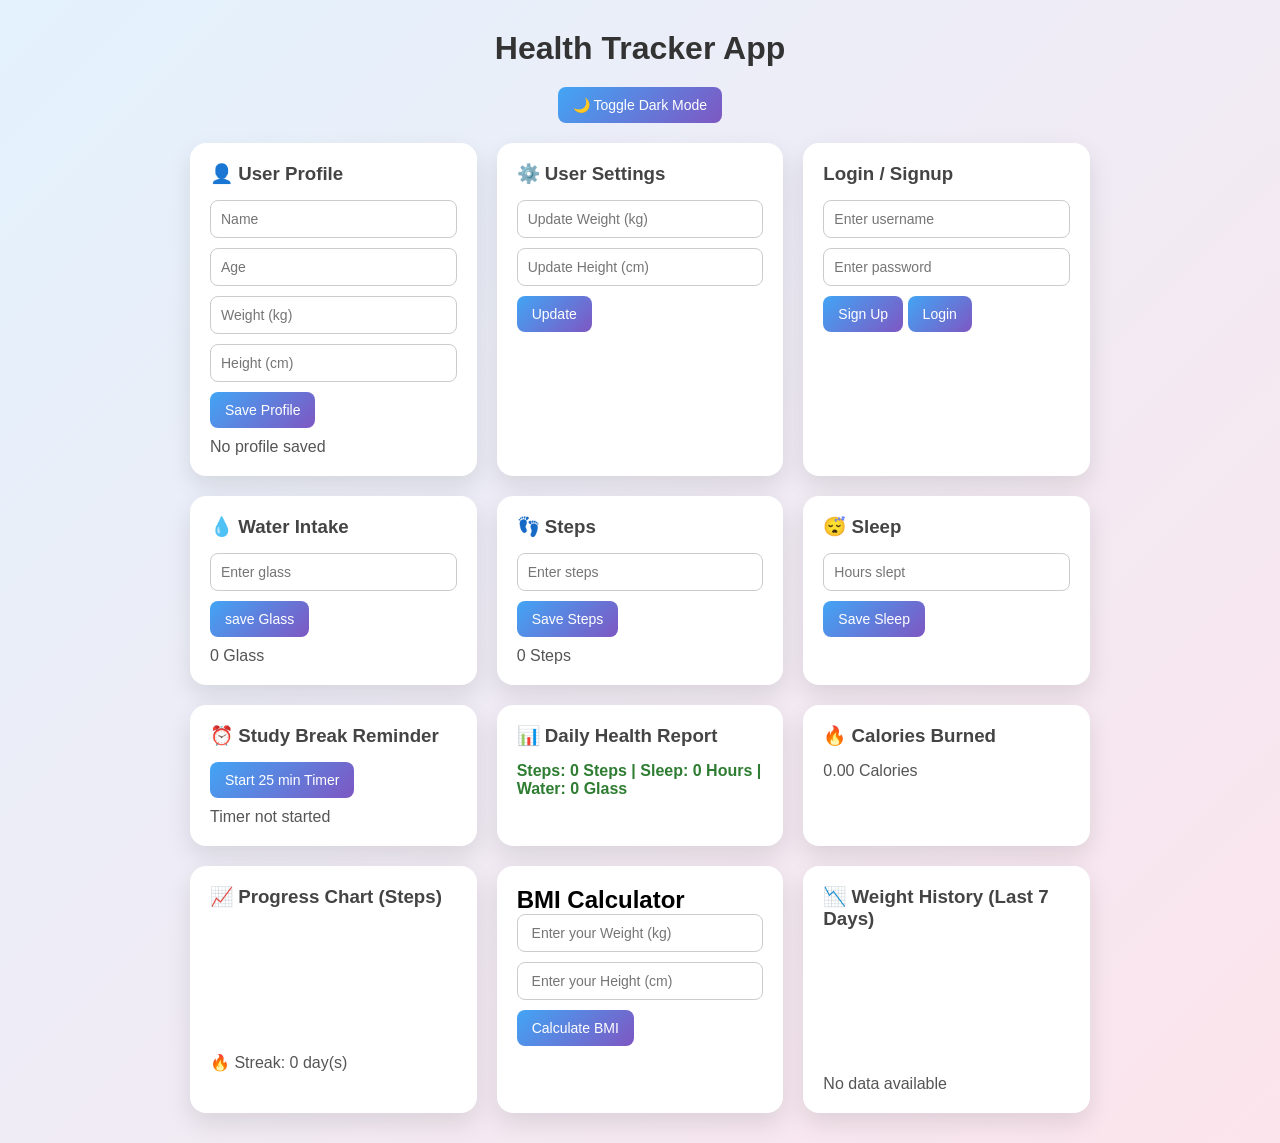
<file: frontend/index.html>
<!DOCTYPE html>
<html>
<head>
  <title>Health Tracker</title>
  <link rel="stylesheet" href="style.css">
</head>
<body>

<h1>Health Tracker App</h1>
<div class="theme-toggle">
  <button onclick="toggleDarkMode()">🌙 Toggle Dark Mode</button>
  <button id="logoutBtn" onclick="logout()" style="display:none;">
    🚪 Logout
  </button>
</div>

<div class="app-container">


<div class="card">
  <h3>👤 User Profile</h3>

  <input type="text" id="name" placeholder="Name">
  <input type="number" id="age" placeholder="Age">
  <input type="number" id="weight" placeholder="Weight (kg)">
  <input type="number" id="height" placeholder="Height (cm)">

  <button onclick="saveProfile()">Save Profile</button>

  <p id="profileStatus">No profile saved</p>
</div>

<div class="card">
  <h3>⚙️ User Settings</h3>

  <input type="number" id="newWeight" placeholder="Update Weight (kg)">
  <input type="number" id="newHeight" placeholder="Update Height (cm)">

  <button onclick="updateUserSettings()">Update</button>

  <p id="settingsMsg"></p>
</div>


<div class="card auth-card">
  <h3>Login / Signup</h3>

  <input type="text" id="username" placeholder="Enter username" />
  <input type="password" id="password" placeholder="Enter password" />

  <button onclick="signup()">Sign Up</button>
  <button onclick="login()">Login</button>

  <p id="authMessage"></p>
</div>

<div class="card">
  <h3>💧 Water Intake</h3>
   <input type="number" id="glassInput" placeholder="Enter glass">
  <button onclick="addWater()">save Glass</button>
  <p id="water">0 Glass</p>
</div>

<div class="card">
  <h3>👣 Steps</h3>
  <input type="number" id="stepsInput" placeholder="Enter steps">
  <button onclick="addSteps()">Save Steps</button>
  <p id="steps">0 Steps</p>
</div>

<div class="card">
  <h3>😴 Sleep</h3>
  <input type="number" id="sleepInput" placeholder="Hours slept">
  <button onclick="addSleep()">Save Sleep</button>
  <p id="sleep"></p>
</div>
<div class="card">
  <h3>⏰ Study Break Reminder</h3>
  <button onclick="startBreak()">Start 25 min Timer</button>
  <p id="breakStatus">Timer not started</p>
</div>

<div class="card">
  <h3>📊 Daily Health Report</h3>
  <p id="report">No data available</p>
</div>
<div class="card">
  <h3>🔥 Calories Burned</h3>
  <p id="calories">0 Calories</p>
</div>

<div class="card">
  <h3>📈 Progress Chart (Steps)</h3>
  <div id="chart" class="bar-chart"></div>
    <p id="streak">🔥 Streak: 0 day(s)</p>

  </div>

  <form class="card" id="bmicalculator">
    <h2>BMI Calculator</h2>
    <input type="number" id="Weight" placeholder=" Enter your Weight (kg)">
    <input type="number" id="Height" placeholder=" Enter your Height (cm)">
    <button type="submit">Calculate BMI</button>
    <div id="bmiREsult"></div>
  </form>

<div class="card">
  <h3>📉 Weight History (Last 7 Days)</h3>
  <div id="weightChart" class="bar-chart"></div>
  <p id="weightInfo">No data available</p>
</div>

  </div>


<script src="script.js"></script>
</body>
</html>
</file>
<file: frontend/style.css>
/* ===== Global Reset ===== */
* {
  margin: 0;
  padding: 0;
  box-sizing: border-box;
  font-family: "Segoe UI", Tahoma, sans-serif;
}

/* ===== Page Background ===== */
body {
  background: linear-gradient(135deg, #e3f2fd, #fce4ec);
  min-height: 100vh;
  padding: 30px;
}

/* ===== Main App Container ===== */
.app-container {
  max-width: 900px;
  margin: auto;
  display: grid;
  grid-template-columns: repeat(auto-fit, minmax(260px, 1fr));
  gap: 20px;
}

/* ===== App Heading ===== */
h1 {
  grid-column: 1 / -1;
  text-align: center;
  margin-bottom: 20px;
  color: #333;
}

/* ===== Card Design ===== */
.card {
  background: #ffffff;
  border-radius: 16px;
  padding: 20px;
  box-shadow: 0 10px 25px rgba(0, 0, 0, 0.1);
  transition: transform 0.3s ease, box-shadow 0.3s ease;
}

.card:hover {
  transform: translateY(-5px);
  box-shadow: 0 15px 35px rgba(0, 0, 0, 0.15);
}

/* ===== Card Title ===== */
.card h3 {
  margin-bottom: 15px;
  color: #444;
}

/* ===== Inputs ===== */
input {
  width: 100%;
  padding: 10px;
  margin-bottom: 10px;
  border-radius: 8px;
  border: 1px solid #ccc;
  font-size: 14px;
}

/* ===== Buttons ===== */
button {
  padding: 10px 15px;
  border: none;
  border-radius: 8px;
  background: linear-gradient(135deg, #42a5f5, #7e57c2);
  color: white;
  font-size: 14px;
  cursor: pointer;
  transition: opacity 0.3s ease;
}

button:hover {
  opacity: 0.85;
}

/* ===== Text inside cards ===== */
p {
  margin-top: 10px;
  font-weight: 500;
  color: #555;
}

/* ===== Report Highlight ===== */
#report {
  font-weight: bold;
  color: #2e7d32;
}

/* ===== Responsive ===== */
@media (max-width: 600px) {
  body {
    padding: 15px;
  }
}
/* ===== Dark Mode ===== */
body.dark {
  background: linear-gradient(135deg, #121212, #1e1e1e);
  color: #f5f5f5;
}

body.dark p {
  color: #e0e0e0;
}

body.dark h1 {
  color: #ffffff;
}

body.dark .card h3 {
  color: #ffffff;
}

body.dark .card {
  background: #1f1f1f;
  color: #f5f5f5;
  box-shadow: 0 10px 25px rgba(255, 255, 255, 0.05);
}

body.dark input {
  background: #2c2c2c;
  /*color: white;*/
  color: #bbbbbb;
  border: 1px solid #555;
}

body.dark input:focus {
  outline: none;
  border-color: #7e57c2;
  box-shadow: 0 0 0 2px rgba(126, 87, 194, 0.4);
}

body.dark button {
  background: linear-gradient(135deg, #8e24aa, #3949ab);
}

body.dark button:hover {
  opacity: 0.95;
  filter: brightness(1.1);
}

.theme-toggle {
  text-align: center;
  margin-bottom: 20px;
}

body.dark #report,
body.dark #bmiREsult {
  color: #81c784; /* soft green */
}

body.dark .theme-toggle button {
  background: linear-gradient(135deg, #ff7043, #8e24aa);
}

/* ===== Steps Bar Chart ===== */
.bar-chart {
  display: flex;
  align-items: flex-end;
  gap: 10px;
  height: 120px;
  margin-top: 15px;
}

.bar {
  width: 25px;
  background: linear-gradient(135deg, #42a5f5, #478ed1);
  border-radius: 6px;
  transition: 0.3s;
}

body.dark .bar {
  background: linear-gradient(135deg, #ff7043, #ab47bc);
}

/* ===== Logout Button ===== */
#logoutBtn {
  margin-left: 10px;
  background: linear-gradient(135deg, #ef5350, #d32f2f);
}

#logoutBtn:hover {
  opacity: 0.9;
}

body.dark #logoutBtn {
  background: linear-gradient(135deg, #ff8a65, #e53935);
}

#weightChart .bar {
  background: linear-gradient(135deg, #66bb6a, #43a047);
}

body.dark #weightChart .bar {
  background: linear-gradient(135deg, #ffca28, #ffa000);
}
</file>
